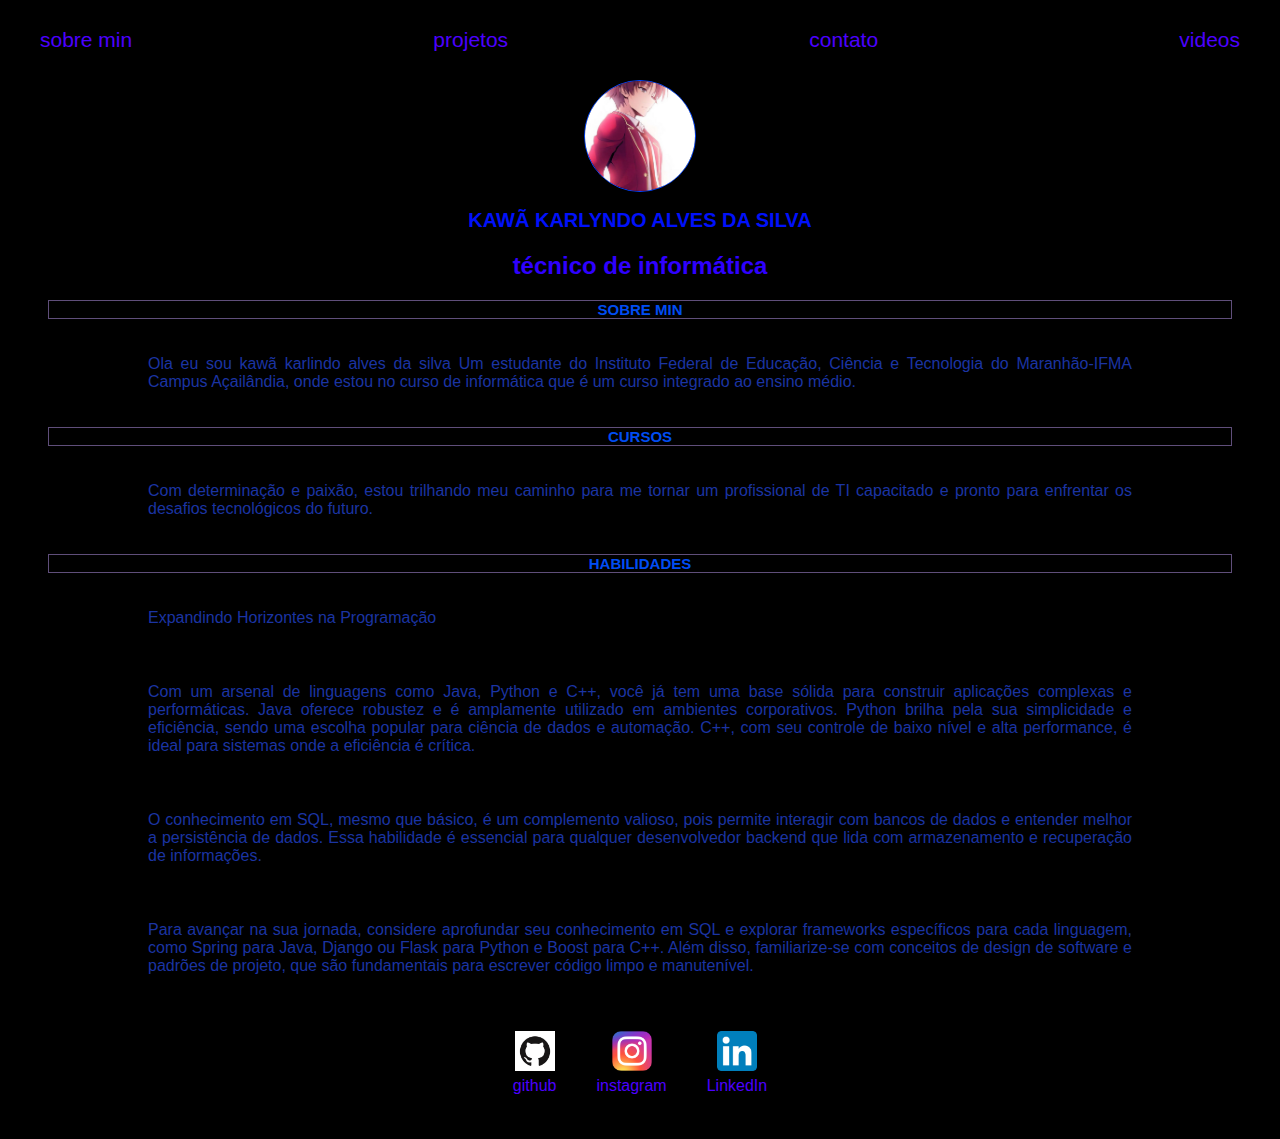
<file: index.html>
<!DOCTYPE html>
<html lang="pt-br">
<head>
    <meta charset="UTF-8">
    <meta name="viewport" content="width=device-width, initial-scale=1.0">
    <title>sobre kawã</title>
    <link rel="stylesheet" href="style.css">
</head>
<body>
    <div class="contener">
      <nav>
      <ul>
        <li>
          <a href="index.html">sobre min</a>
        </li>
        <li>
          <a href="projeto.html">projetos</a>
        </li>
        <li>
          <a href="contato.html">contato</a>
        </li>
          <li>
          <a href="videos.html">videos</a>
        </li>
      </ul>
    </nav>
    <header>
      <div class="center">
        <img src="./img/876666_938x1668.jpg"></img>
      </div>
      <h1>
        <b>kawã karlyndo Alves da Silva</b>
      </h1>
      <h2>técnico de informática</h2>
    </header>
    <main>
      <section>
        <h3>Sobre min</h3>
        <p>
          Ola eu sou kawã karlindo alves da silva Um estudante do Instituto Federal de Educação, Ciência e Tecnologia do Maranhão-IFMA  Campus Açailândia, onde estou no curso de informática que é um curso integrado ao ensino médio.
        </p>
      </section>
      <section>
        <h3>Cursos</h3>
        <p>
          Com determinação e paixão, estou trilhando meu caminho para me tornar um profissional de TI capacitado e pronto para enfrentar os desafios tecnológicos do futuro.
        </p>
      </section>
      <section>
        <h3>habilidades</h3>
        <p id="ui">
          Expandindo Horizontes na Programação
        </p>
        <p>
          Com um arsenal de linguagens como Java, Python e C++, você já tem uma base sólida para construir aplicações complexas e performáticas. Java oferece robustez e é amplamente utilizado em ambientes corporativos. Python brilha pela sua simplicidade e eficiência, sendo uma escolha popular para ciência de dados e automação. C++, com seu controle de baixo nível e alta performance, é ideal para sistemas onde a eficiência é crítica.
        </p>
        <p>
          O conhecimento em SQL, mesmo que básico, é um complemento valioso, pois permite interagir com bancos de dados e entender melhor a persistência de dados. Essa habilidade é essencial para qualquer desenvolvedor backend que lida com armazenamento e recuperação de informações.
        </p>
        <p>
          Para avançar na sua jornada, considere aprofundar seu conhecimento em SQL e explorar frameworks específicos para cada linguagem, como Spring para Java, Django ou Flask para Python e Boost para C++. Além disso, familiarize-se com conceitos de design de software e padrões de projeto, que são fundamentais para escrever código limpo e manutenível.
        </p>
      </section>
    </main>
    <footer>
      <a href="https://github.com/Kawakarlyndo" target="_blank" rel="noopener noreferrer">
        <img src="./img/GitHub-Mark-ea2971cee799.png"></img>
        <p>github</p>
      </a>
      <a href="https://www.instagram.com/godkzimf?igsh=NjFlMzV4bTBuZWc4" target="_blank" rel="noopener noreferrer">
        <img src="./img/Instagram_logo_2016.svg.png"></img>
        <p>instagram</p>
      </a>
      <a href="https://www.linkedin.com/in/kawa-karlyndo-alves-silva-70918a286?utm_source=share&utm_campaign=share_via&utm_content=profile&utm_medium=android_app" target="_blank" rel="noopener noreferrer">
        <img src="./img/2048px-LinkedIn_icon.svg.png"></img>
        <p>LinkedIn</p>
      </a>
    </footer>
    </div>
</body>
</html>
</file>
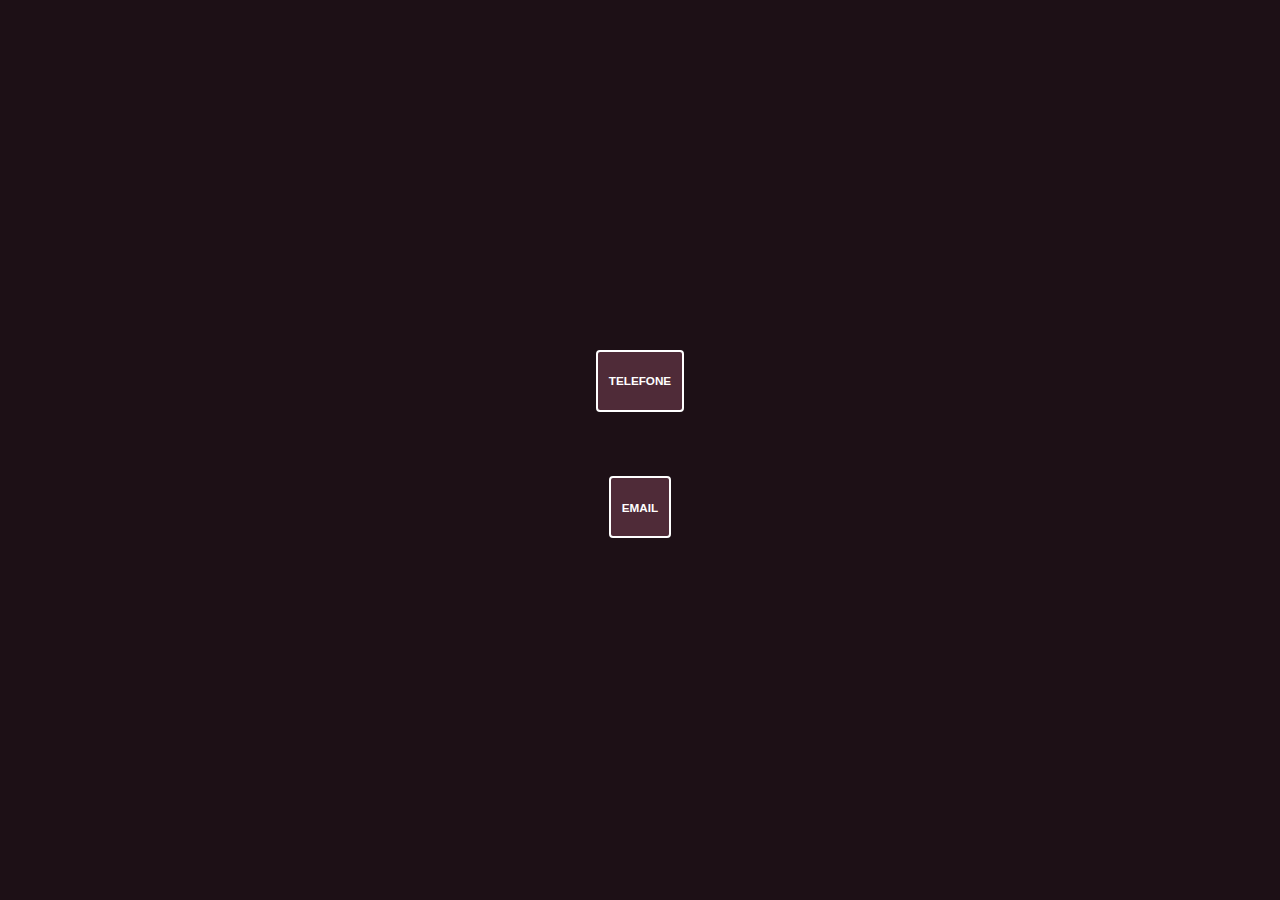
<file: contato.html>
<!DOCTYPE html>
<html lang="en">
<head>
    <meta charset="UTF-8">
    <meta http-equiv="X-UA-Compatible" content="IE=edge">
    <meta name="viewport" content="width=device-width, initial-scale=1.0">
    <title>Contato_ka</title>
    <style>
        body {
            background-color: #1d1016;
            background-size: cover;
            background-repeat: no-repeat;
            text-align: center;
            display: flex;
            flex-direction: column;
            align-items: center;
            justify-content: center;
            height: 100vh;
            margin: 0;
        }
        button {
            width: 100%;
            cursor: pointer;
            padding: 10px;
            background: #4f2b38;
            margin: 8px 0;
            border: 2px solid #ffffff;
            color: #ffffff;
            border-radius: 4px;
            box-sizing: border-box;
            margin-bottom: 20px;
            font-size: 10px;
            transition: all 1s;
        }
        button:hover{
            border-radius: 56px;
        }
        h3{
            text-transform: uppercase;
            font-family:Arial;
            padding: 1px;
        }
    </style>
</head>
<body>
    <a href="https://wa.me/55999123-1207" target="_blank"><button>
      <h3>telefone</h3></h3>
    </button></a>
    <br>
    <br>
    <a href="contatok.html" target="_blank"><button>
      <h3>email</h3>
    </button></a>
</body>
</html>
</file>
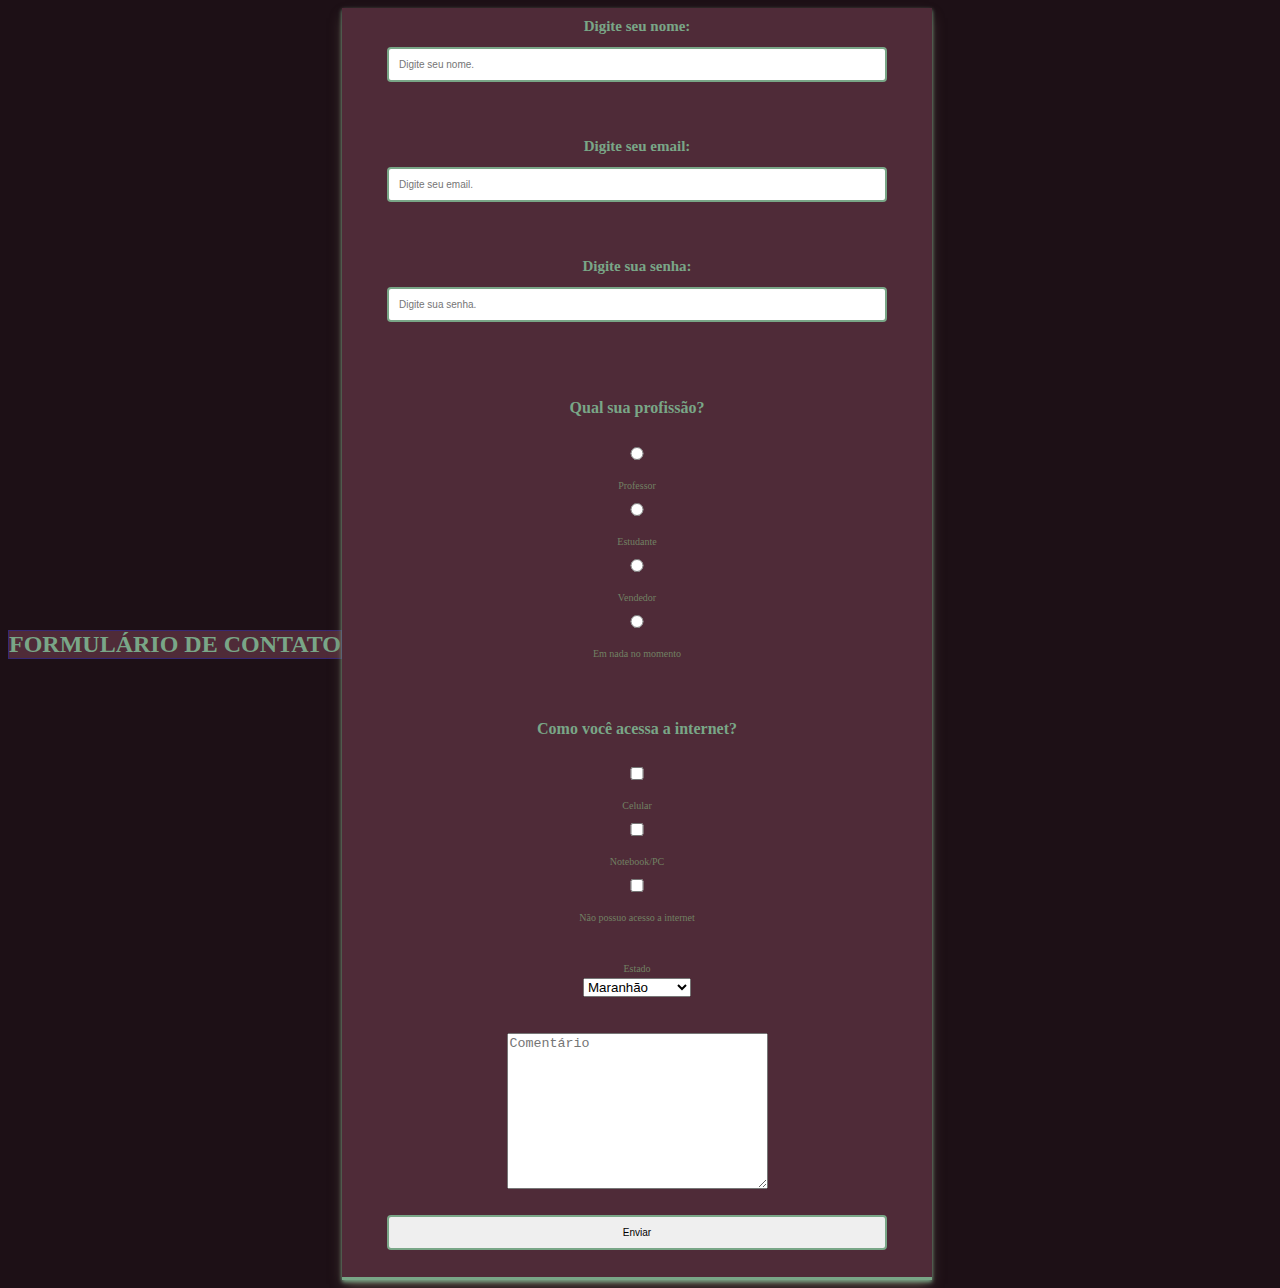
<file: contatok.html>
<!DOCTYPE html>
<html lang="en">
<head>
    <meta charset="UTF-8">
    <meta name="viewport" content="width=device-width, initial-scale=1.0">
    <title>Formulário de Contato</title>
</head>
<style>
    body{
        background-color: #1d1016;
        display: flex;
        align-items: center;
        min-height: center;
    }
    h1{
        color: #67594d;
        text-align: center;
    }
    form h4{
        color: #79a687;
        text-align: center;
    }
    form{
        color: #79a687;
        background-color: #4f2b38;
        display: flex;
        align-items: center;
        justify-content: center;
        flex-direction: column;
        padding: 10px 45px;
        width: 500px;
        box-shadow: #79a687 0px 2px 4px, #67594d 0px 7px 13px -3px, #79a687 0px -3px 0px inset;
    }
    b{
        color: #79a687;
        font-size: 15px;
    }
    a{
        color: #4f2b38;
    }
    coment{
        background-color: black;
    }
    form label{
        font-size: 10px;
        margin-bottom: 4px;
        color: #718063;
    }
    form input{
        width: 100%;
        padding: 10px;
        margin: 8px 0;
        border: 2px solid #79a687;
        border-radius: 4px;
        box-sizing: border-box;
        margin-bottom: 20px;
        font-size: 10px;
        transition: all 0.5s;
    }
    form input:focus{
        border-radius: 16px;
        font-size: 8px;
    }
    form button{
        width: 100%;
        cursor: pointer;
        padding: 10px;
        background: transparent;
        margin: 8px 0;
        border: 2px solid #f70000;
        color: #f71313;
        border-radius: 4px;
        box-sizing: border-box;
        margin-bottom: 20px;
        font-size: 10px;
        transition: all 1s;
    }
    form button:hover{
        background: #4f2b38;
        color: #67594d;
        border-radius: 16px;
    }
    h2{
        text-transform: uppercase;
        background: #4f2b38;
        border: 1px solid #362874;
        color: #79a687;
    }
</style>
<body>
    <h2>Formulário de Contato</h2>
    <form action="https://formsubmit.co/karlyndo.silva@acad.ifma.edu.br" method="POST" enctype="text/plain">
        <label for="name"><b>Digite seu nome:</b></label>
        <input type="text" name="name" id="name" placeholder="Digite seu nome." required>
        <br><br>
        <label for="email"><b>Digite seu email:</b></label>
        <input type="email" name="email" id="email" placeholder="Digite seu email." required>
        <br><br>
        <label for="senha"><b>Digite sua senha:</b></label>
        <input type="password" name="senha" id="senha" placeholder="Digite sua senha." required>
        <br><br>
        <h4>Qual sua profissão?</h4>
        <input type="radio" name="profissao" id="professor" value="Professor">
        <label for="professor">Professor</label>
        <input type="radio" name="profissao" id="estudante" value="Estudante">
        <label for="estudante">Estudante</label>
        <input type="radio" name="profissao" id="vendedor" value="Vendedor">
        <label for="vendedor">Vendedor</label>
        <input type="radio" name="profissao" id="nada" value="Nada">
        <label for="nada">Em nada no momento</label>
        <br><br>
        <h4>Como você acessa a internet?</h4>
        <input type="checkbox" id="celular" name="acessoInternet" value="Celular">
        <label for="celular">Celular</label>
        <input type="checkbox" id="notebook" name="acessoInternet" value="Notebook/PC">
        <label for="notebook">Notebook/PC</label>
        <input type="checkbox" id="semInternet" name="acessoInternet" value="Não possuo acesso a internet">
        <label for="semInternet">Não possuo acesso a internet</label>
        <br><br>
        <label for="estado">Estado</label>
        <select id="estado" name="estado">
            <option value="MA">Maranhão</option>
            <option value="RJ">Rio de Janeiro</option>
            <option value="AC">Acre</option>
        </select>
        <br><br>
        <textarea name="coment" id="coment" cols="30" rows="10" placeholder="Comentário" required></textarea><br>
        <input type="submit" value="Enviar">
    </form>
</body>
</html>
</file>
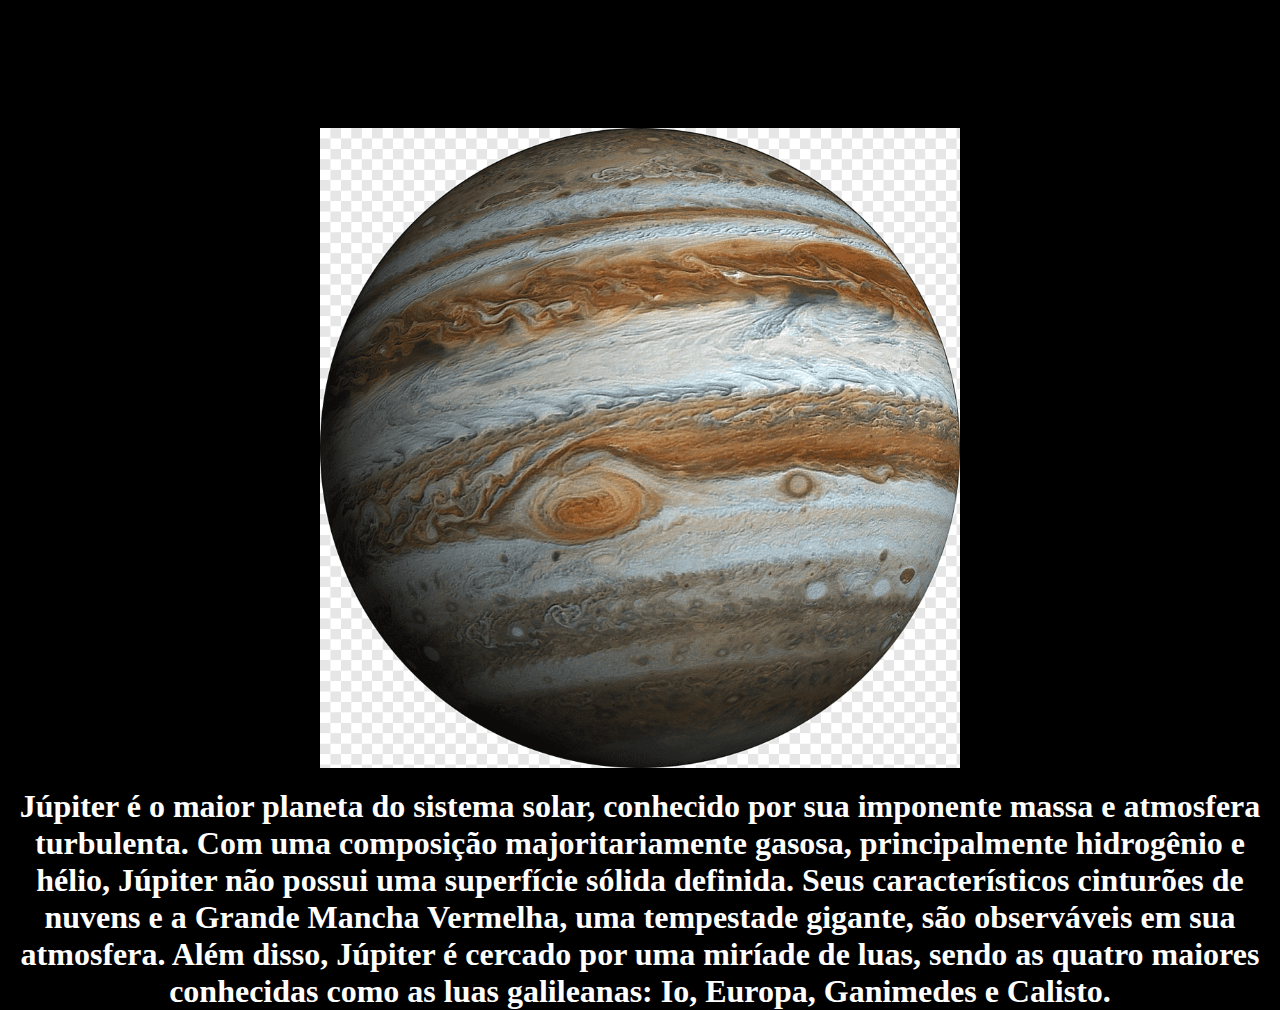
<file: jupiter.html>
<!DOCTYPE html>
<html lang="en">
<head>
    <meta charset="UTF-8">
    <meta name="viewport" content="width=device-width, initial-scale=1.0">
    <title>Página com Imagem e Texto</title>
    <style>
        body {
            background-color: black;
            text-align: center;
            margin: 0;
            padding: 0;
            display: flex;
            flex-direction: column;
            align-items: center;
            justify-content: flex-start;
            height: 100vh;
        }

        img {
            width: 50%;
            margin-top: 10%;
        }

        h1 {
            margin-top: 20px;
            color: white;
        }
    </style>
</head>
<body>
    <img src="./img/png-transparent-jupiter-planet.png" alt="Imagem">
    <h1>Júpiter é o maior planeta do sistema solar, conhecido por sua imponente massa e atmosfera turbulenta. Com uma composição majoritariamente gasosa, principalmente hidrogênio e hélio, Júpiter não possui uma superfície sólida definida. Seus característicos cinturões de nuvens e a Grande Mancha Vermelha, uma tempestade gigante, são observáveis em sua atmosfera. Além disso, Júpiter é cercado por uma miríade de luas, sendo as quatro maiores conhecidas como as luas galileanas: Io, Europa, Ganimedes e Calisto.</h1>
</body>
</html>
</file>
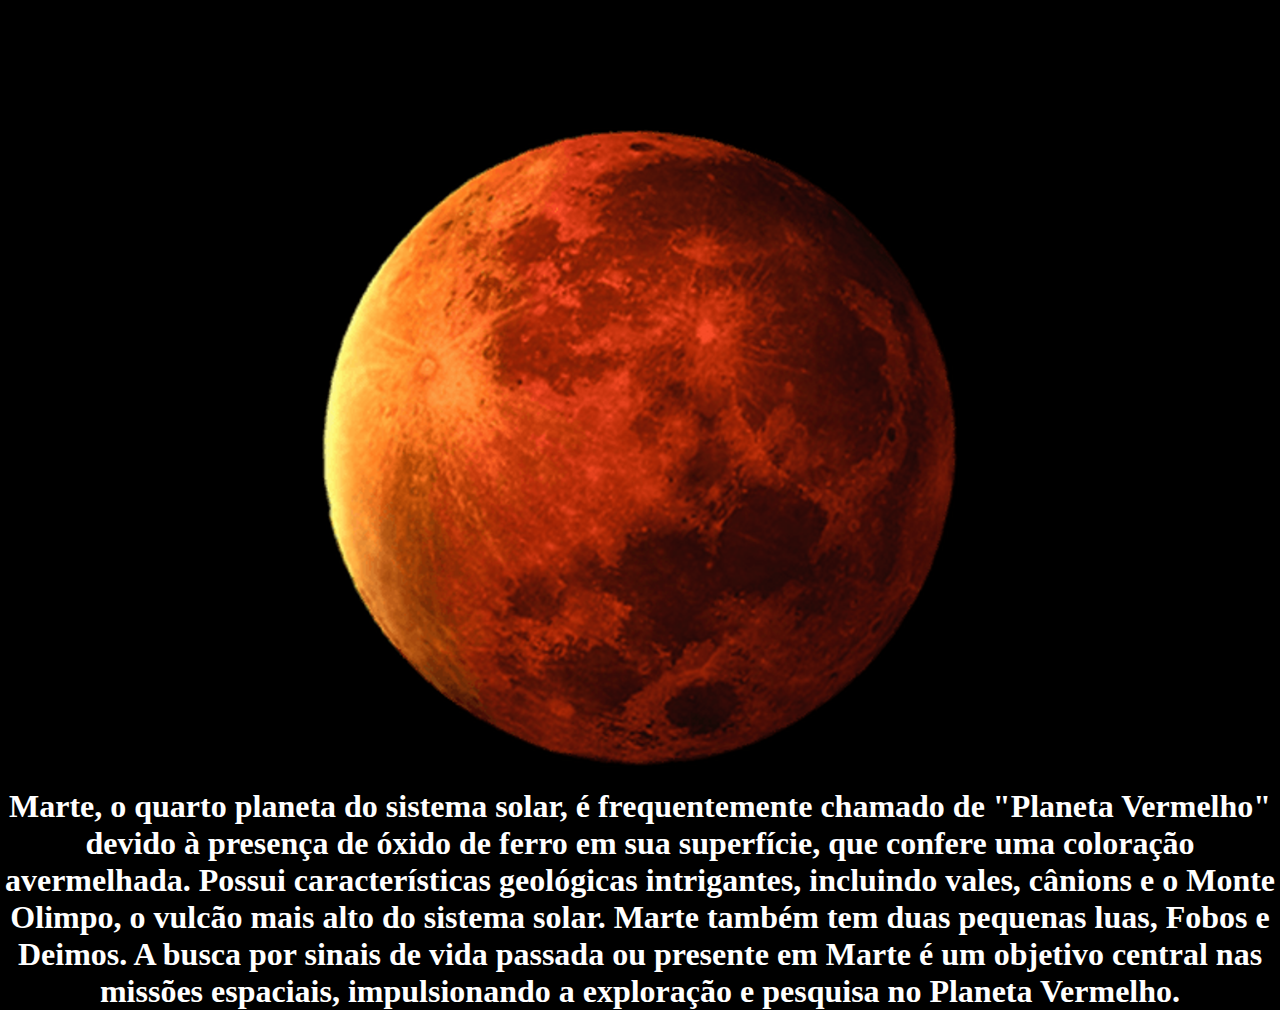
<file: marte.html>
<!DOCTYPE html>
<html lang="en">
<head>
    <meta charset="UTF-8">
    <meta name="viewport" content="width=device-width, initial-scale=1.0">
    <title>Página com Imagem e Texto</title>
    <style>
        body {
            background-color: black;
            text-align: center;
            margin: 0;
            padding: 0;
            display: flex;
            flex-direction: column;
            align-items: center;
            justify-content: flex-start;
            height: 100vh;
        }

        img {
            width: 50%;
            margin-top: 10%;
        }

        h1 {
            margin-top: 20px;
            color: white; 
        }
    </style>
</head>
<body>
    <img src="./img/imagens-de-marte-png-2.png" alt="Imagem">
    <h1>Marte, o quarto planeta do sistema solar, é frequentemente chamado de "Planeta Vermelho" devido à presença de óxido de ferro em sua superfície, que confere uma coloração avermelhada. Possui características geológicas intrigantes, incluindo vales, cânions e o Monte Olimpo, o vulcão mais alto do sistema solar. Marte também tem duas pequenas luas, Fobos e Deimos. A busca por sinais de vida passada ou presente em Marte é um objetivo central nas missões espaciais, impulsionando a exploração e pesquisa no Planeta Vermelho.</h1>
</body>
</html>
</file>
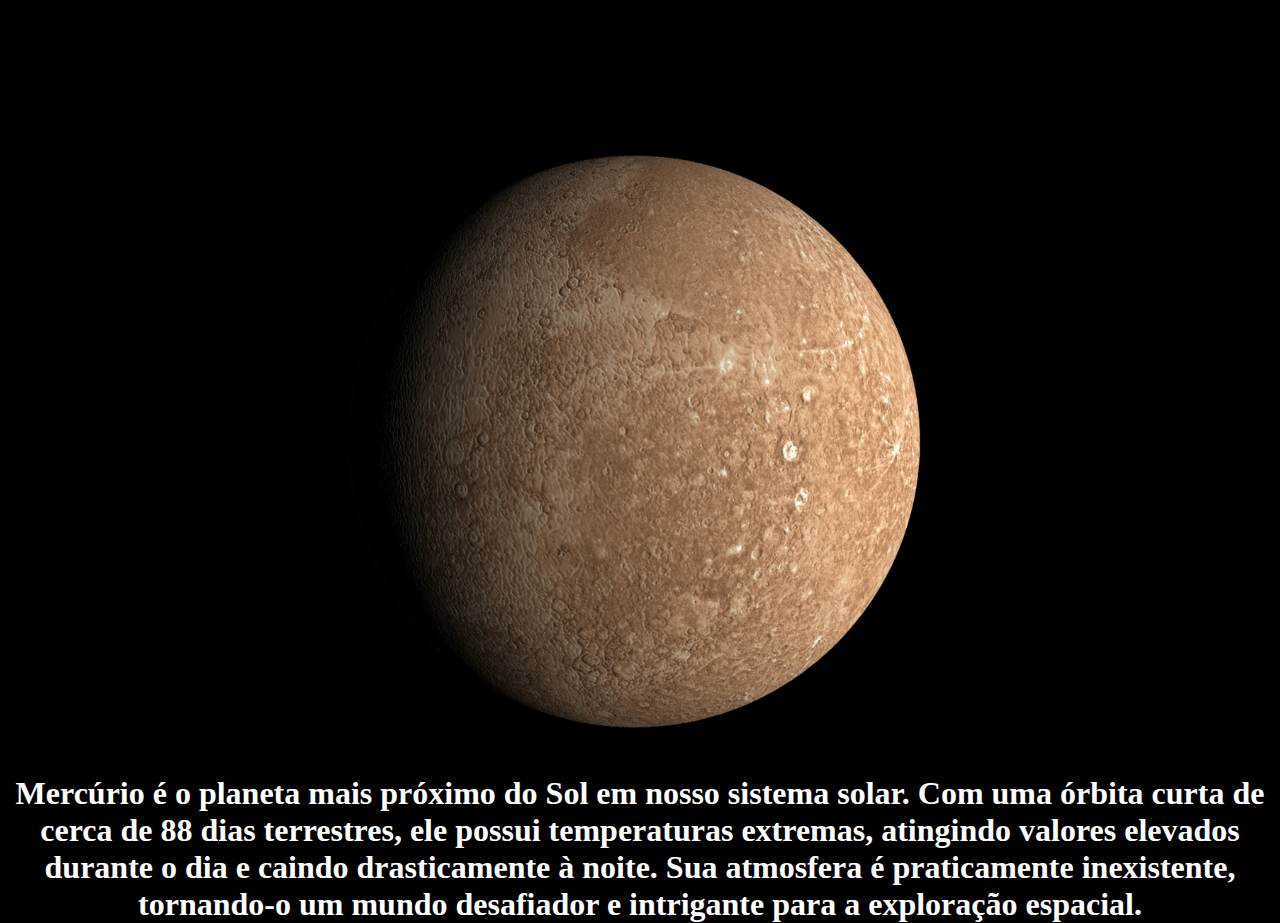
<file: mercurio.html>
<!DOCTYPE html>
<html lang="en">
<head>
    <meta charset="UTF-8">
    <meta name="viewport" content="width=device-width, initial-scale=1.0">
    <title>Página com Imagem e Texto</title>
    <style>
        body {
            background-color: black;
            text-align: center;
            margin: 0;
            padding: 0;
            display: flex;
            flex-direction: column;
            align-items: center;
            justify-content: flex-start;
            height: 100vh;
        }

        img {
            width: 50%;
            margin-top: 10%;
        }

        h1 {
            margin-top: 20px;
            color: white;
        }
    </style>
</head>
<body>
    <img src="./img/580b585b2edbce24c47b2709.png" alt="Imagem">
    <h1>Mercúrio é o planeta mais próximo do Sol em nosso sistema solar. Com uma órbita curta de cerca de 88 dias terrestres, ele possui temperaturas extremas, atingindo valores elevados durante o dia e caindo drasticamente à noite. Sua atmosfera é praticamente inexistente, tornando-o um mundo desafiador e intrigante para a exploração espacial.</h1>
</body>
</html>
</file>
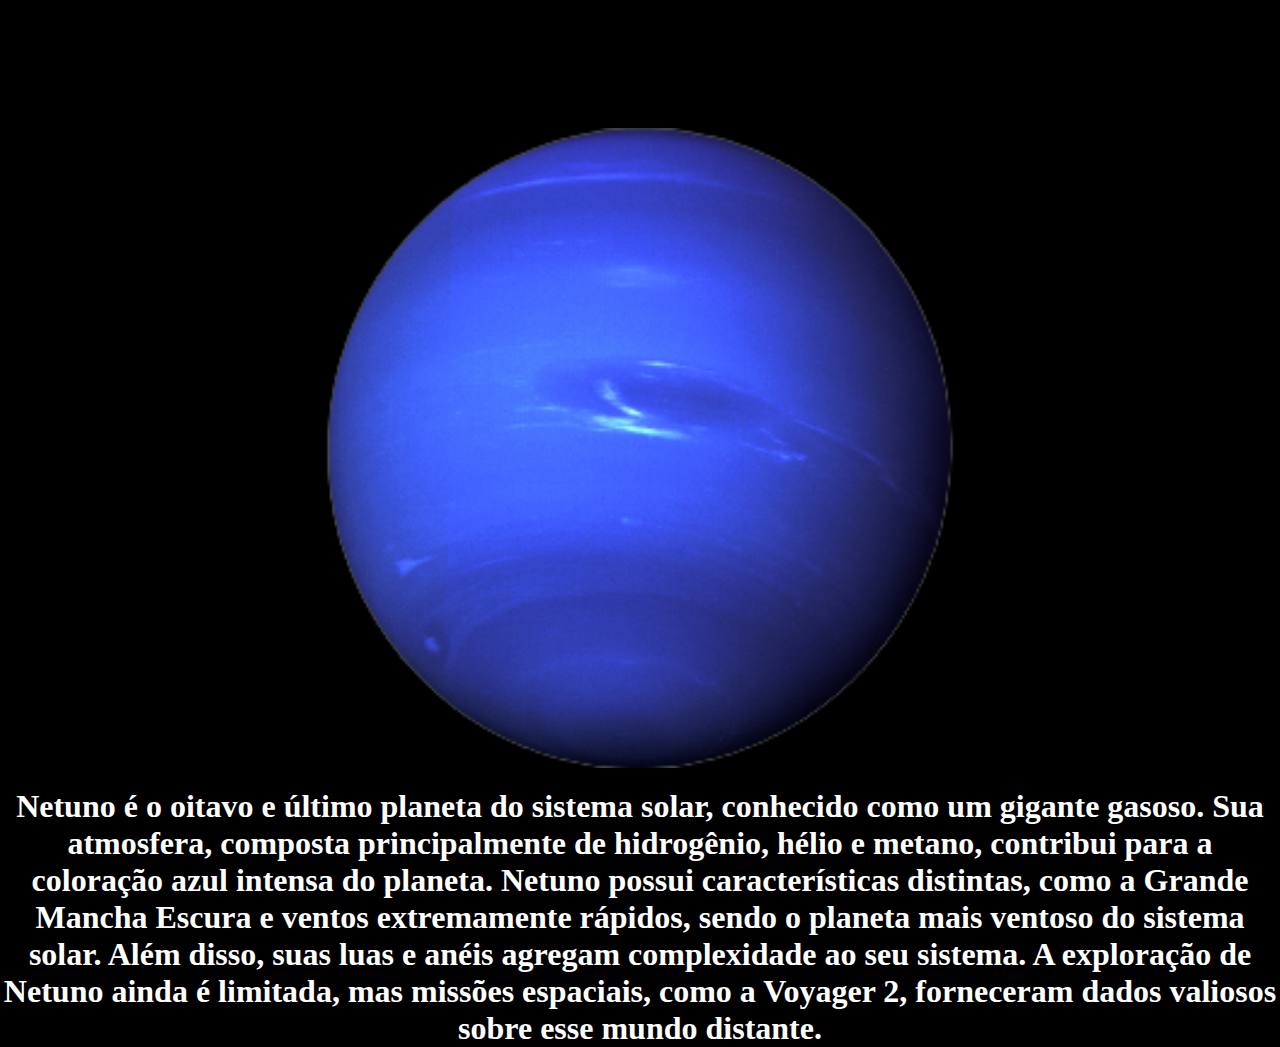
<file: netuno.html>
<!DOCTYPE html>
<html lang="en">
<head>
    <meta charset="UTF-8">
    <meta name="viewport" content="width=device-width, initial-scale=1.0">
    <title>Página com Imagem e Texto</title>
    <style>
        body {
            background-color: black;
            text-align: center;
            margin: 0;
            padding: 0;
            display: flex;
            flex-direction: column;
            align-items: center;
            justify-content: flex-start;
            height: 100vh;
        }

        img {
            width: 50%;
            margin-top: 10%;
        }

        h1 {
            margin-top: 20px;
            color: white;
        }
    </style>
</head>
<body>
    <img src="./img/neptune.png" alt="Imagem">
    <h1>Netuno é o oitavo e último planeta do sistema solar, conhecido como um gigante gasoso. Sua atmosfera, composta principalmente de hidrogênio, hélio e metano, contribui para a coloração azul intensa do planeta. Netuno possui características distintas, como a Grande Mancha Escura e ventos extremamente rápidos, sendo o planeta mais ventoso do sistema solar. Além disso, suas luas e anéis agregam complexidade ao seu sistema. A exploração de Netuno ainda é limitada, mas missões espaciais, como a Voyager 2, forneceram dados valiosos sobre esse mundo distante.</h1>
</body>
</html>
</file>
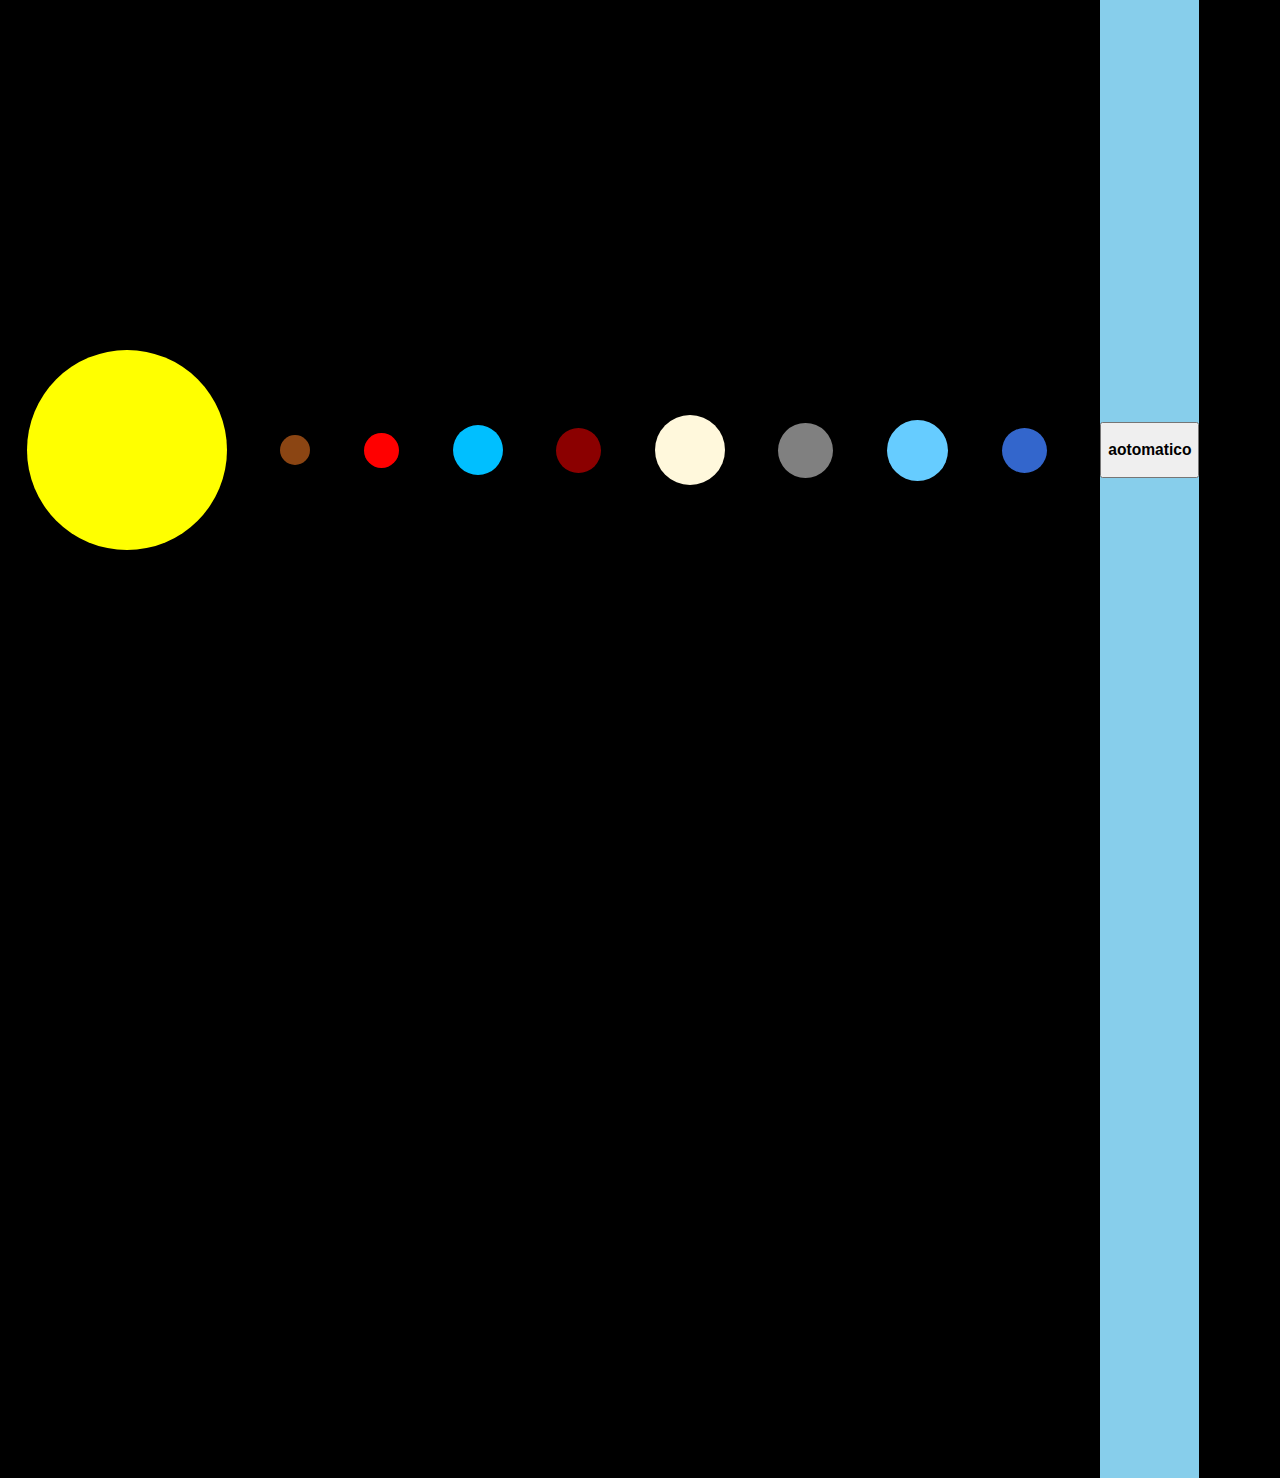
<file: projeto.html>
<!DOCTYPE html>
<html lang="en">
<head>
  <meta charset="UTF-8">
  <meta name="viewport" content="width=device-width, initial-scale=1.0">
  <style>
    body {
      display: flex;
      justify-content: space-around;
      align-items: center;
      height: 100vh;
      background-color: black;
      margin: 0;
    }
    .game {
      padding-top: 1000px;
      padding-block: 1000px;
      padding: 2,5px 50px;
      background-color: skyblue;
    }

    .planet {
      position: relative;
      width: 50px;
      height: 50px;
      border-radius: 50%;
      cursor: pointer;
    }

    #sun {
      width: 200px;
      height: 200px;
      border-radius: 50%;
      background-color: yellow;
    }

    .mercury { background-color: saddlebrown; width: 30px; height: 30px;} /* Amarelo */
    .venus { background-color: red; width: 35px; height: 35px;}   /* Laranja */
    .earth { background-color: deepskyblue; width: 50px; height: 50px;}   /* Azul */
    .mars { background-color: darkred; width: 45px; height: 45px;}    /* Vermelho */
    .jupiter { background-color: cornsilk; width: 70px; height: 70px;} /* Amarelo claro */
    .saturn { background-color: gray; width: 55px; height: 55px;}  /* Dourado */
    .uranus { background-color: #66ccff; width: 61px; height: 61px;}  /* Azul claro */
    .neptune { background-color: #3366cc; width: 45px; height: 45px;} /* Azul escuro */

    a {
      display: block;
      text-align: center;
      color: black;
      text-decoration: none;
      margin-top: 10px;
    }
    h3{
      color: black;
    }
  </style>
  <title>Sistema Solar</title>
</head>
<body>

  <div class="planet" id="sun"></div>

  <div class="planet mercury" onclick="goToPlanet('Mercury')"></div>
  <div class="planet venus" onclick="goToPlanet('Venus')"></div>
  <div class="planet earth" onclick="goToPlanet('Earth')"></div>
  <div class="planet mars" onclick="goToPlanet('Mars')"></div>
  <div class="planet jupiter" onclick="goToPlanet('Jupiter')"></div>
  <div class="planet saturn" onclick="goToPlanet('Saturn')"></div>
  <div class="planet uranus" onclick="goToPlanet('Uranus')"></div>
  <div class="planet neptune" onclick="goToPlanet('Neptune')"></div>
  <div class="game butao" onclick="goToGame('butao')">
    <button><h3>aotomatico</h3></button>
  </div>

  <a href="#" id="planetLink" onclick="goToPlanet('Sol')"></a>

  <script>
    function goToPlanet(planet) {
      var planetLink = document.getElementById('planetLink');
      planetLink.innerText = planet;

      switch (planet) {
        case 'Mercury':
          window.location.href = 'mercurio.html';
          break;
        case 'Venus':
          window.location.href = 'venus.html';
          break;
        case 'Earth':
          window.location.href = 'terra.html';
          break;
        case 'Mars':
          window.location.href = 'marte.html';
          break;
        case 'Jupiter':
          window.location.href = 'jupiter.html';
          break;
        case 'Saturn':
          window.location.href = 'saturno.html';
          break;
        case 'Uranus':
          window.location.href = 'urano.html';
          break;
        case 'Neptune':
          window.location.href = 'netuno.html';
          break;
      }
    }

    function goToGame(game) {
      switch (game) {
        case 'butao':
          window.location.href = 'novoplanet.html'; // Substitua 'link_butao' pelo caminho desejado
          break;
      }
    }
  </script>

</body>
</html>
</file>
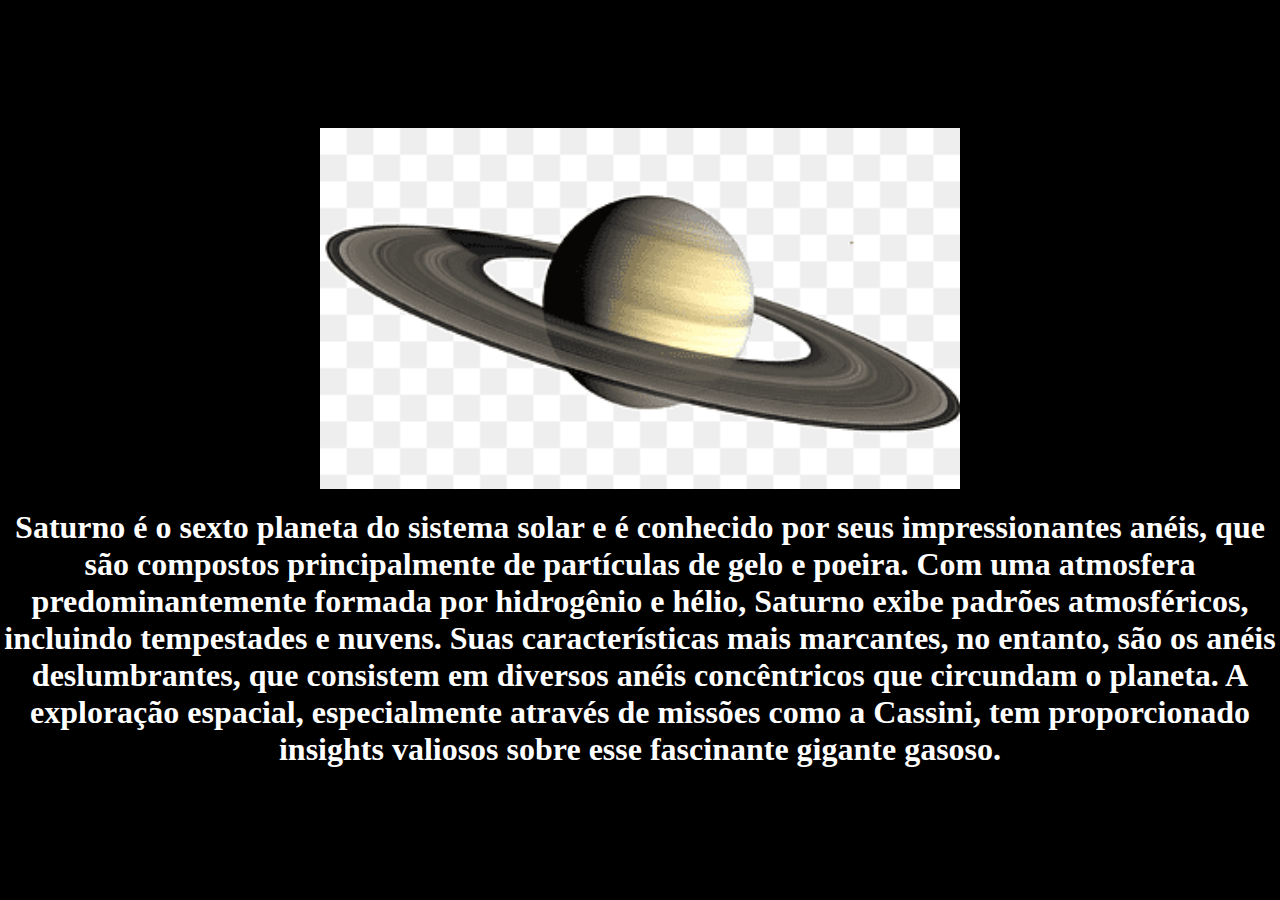
<file: saturno.html>
<!DOCTYPE html>
<html lang="en">
<head>
    <meta charset="UTF-8">
    <meta name="viewport" content="width=device-width, initial-scale=1.0">
    <title>Página com Imagem e Texto</title>
    <style>
        body {
            background-color: black;
            text-align: center;
            margin: 0;
            padding: 0;
            display: flex;
            flex-direction: column;
            align-items: center;
            justify-content: flex-start;
            height: 100vh;
        }

        img {
            width: 50%;
            margin-top: 10%;
        }

        h1 {
            margin-top: 20px;
            color: white;
        }
    </style>
</head>
<body>
    <img src="./img/png-transparent-saturn-others-miscellaneous-wikimedia-commons-saturn-thumbnail.png" alt="Imagem">
    <h1>Saturno é o sexto planeta do sistema solar e é conhecido por seus impressionantes anéis, que são compostos principalmente de partículas de gelo e poeira. Com uma atmosfera predominantemente formada por hidrogênio e hélio, Saturno exibe padrões atmosféricos, incluindo tempestades e nuvens. Suas características mais marcantes, no entanto, são os anéis deslumbrantes, que consistem em diversos anéis concêntricos que circundam o planeta. A exploração espacial, especialmente através de missões como a Cassini, tem proporcionado insights valiosos sobre esse fascinante gigante gasoso.</h1>
</body>
</html>
</file>
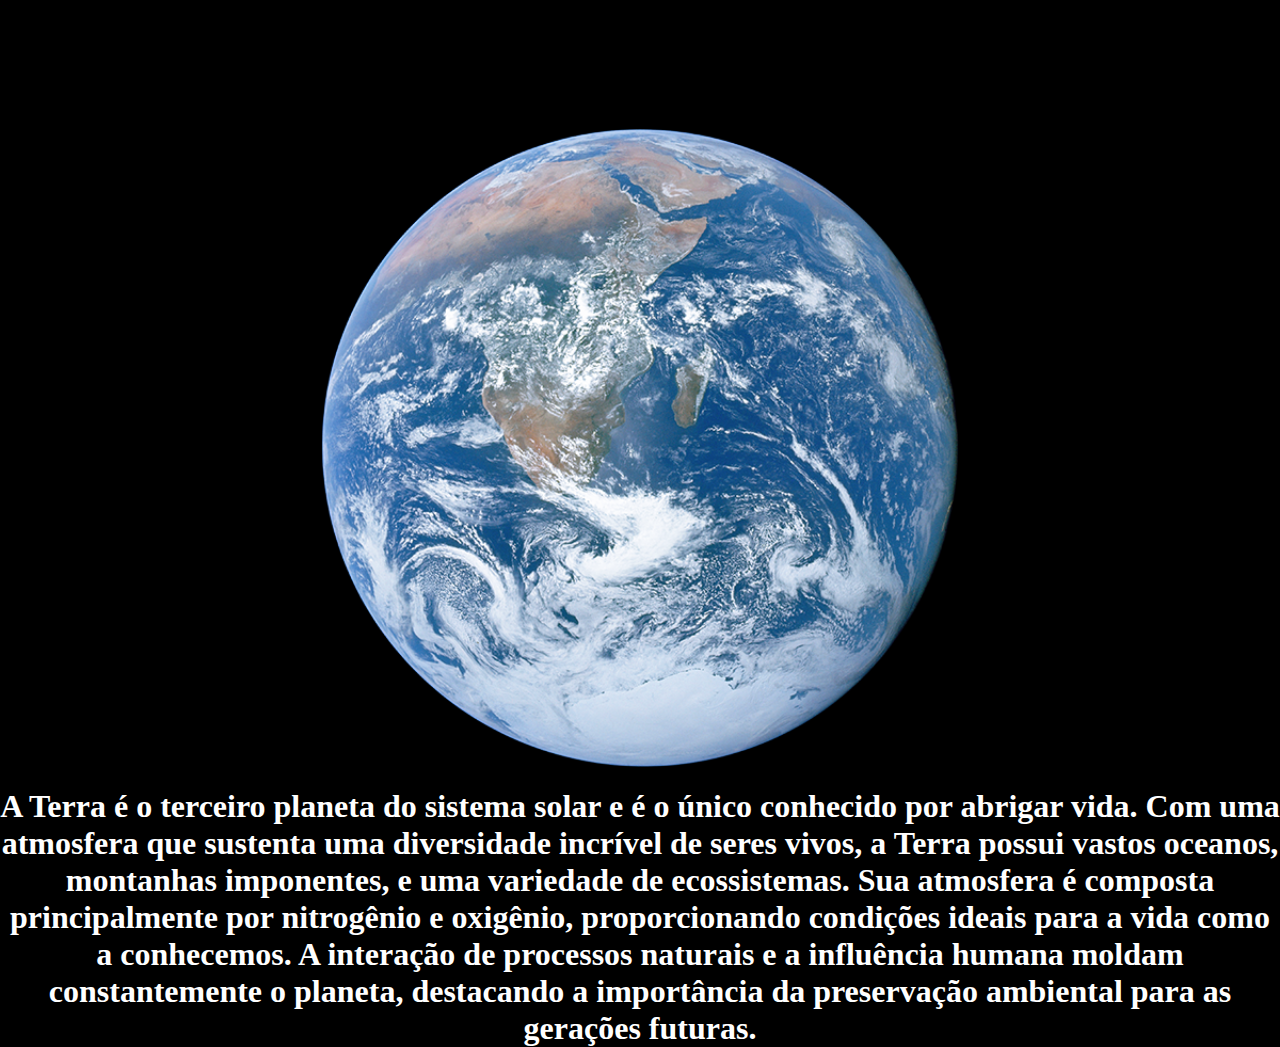
<file: terra.html>
<!DOCTYPE html>
<html lang="en">
<head>
    <meta charset="UTF-8">
    <meta name="viewport" content="width=device-width, initial-scale=1.0">
    <title>Página com Imagem e Texto</title>
    <style>
        body {
            background-color: black;
            text-align: center;
            margin: 0;
            padding: 0;
            display: flex;
            flex-direction: column;
            align-items: center;
            justify-content: flex-start;
            height: 100vh;
        }

        img {
            width: 50%;
            margin-top: 10%;
        }

        h1 {
            margin-top: 20px;
            color: white;
        }
    </style>
</head>
<body>
    <img src="./img/Terra.png" alt="Imagem">
    <h1>A Terra é o terceiro planeta do sistema solar e é o único conhecido por abrigar vida. Com uma atmosfera que sustenta uma diversidade incrível de seres vivos, a Terra possui vastos oceanos, montanhas imponentes, e uma variedade de ecossistemas. Sua atmosfera é composta principalmente por nitrogênio e oxigênio, proporcionando condições ideais para a vida como a conhecemos. A interação de processos naturais e a influência humana moldam constantemente o planeta, destacando a importância da preservação ambiental para as gerações futuras.</h1>
</body>
</html>
</file>
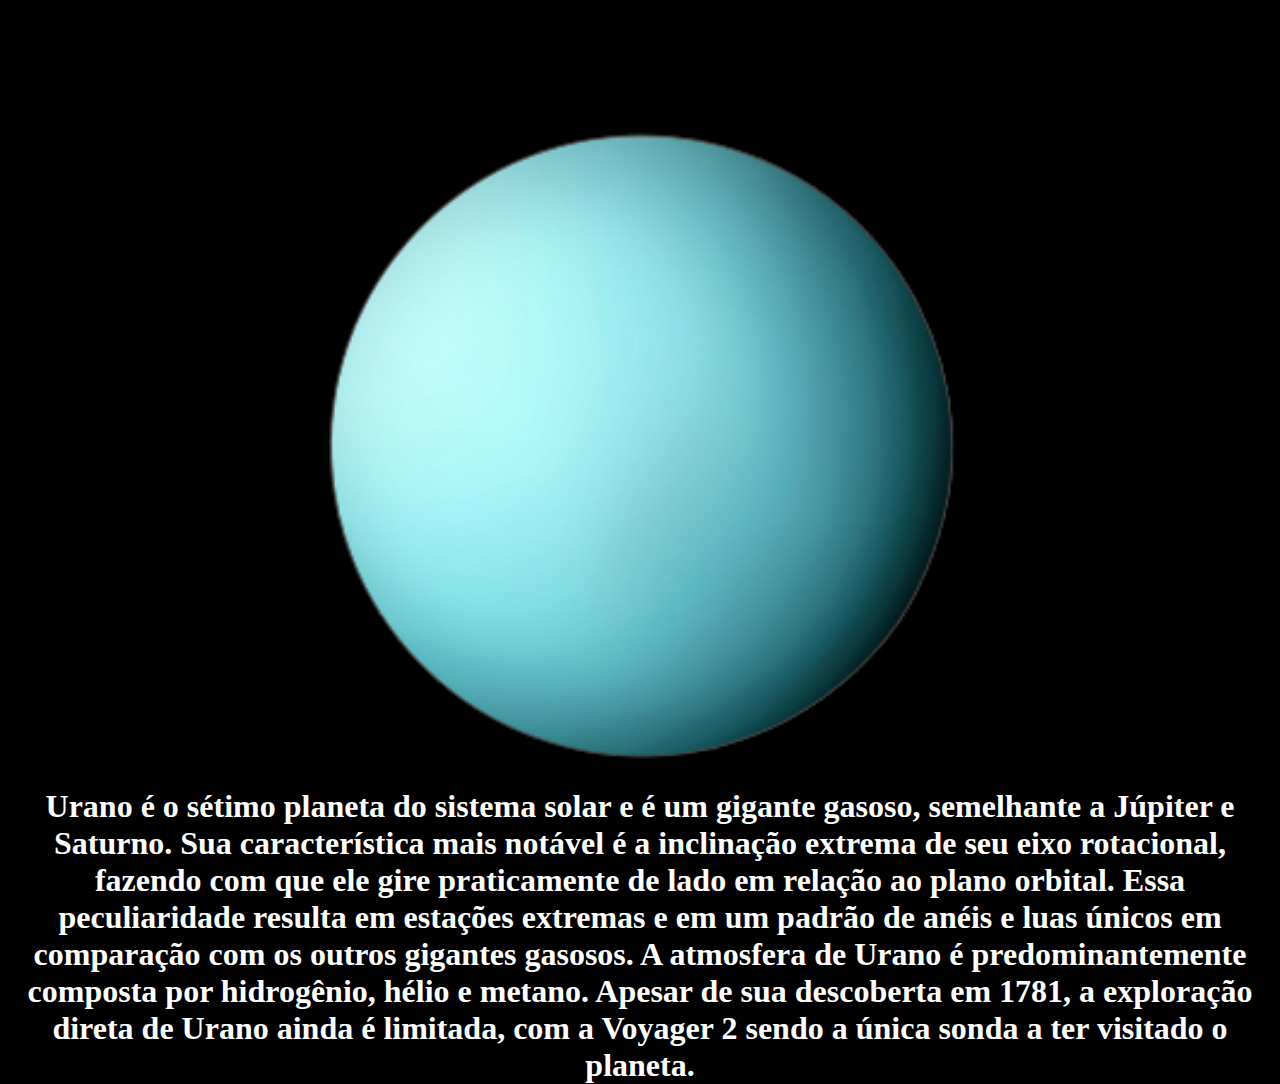
<file: urano.html>
<!DOCTYPE html>
<html lang="en">
<head>
    <meta charset="UTF-8">
    <meta name="viewport" content="width=device-width, initial-scale=1.0">
    <title>Página com Imagem e Texto</title>
    <style>
        body {
            background-color: black;
            text-align: center;
            margin: 0;
            padding: 0;
            display: flex;
            flex-direction: column;
            align-items: center;
            justify-content: flex-start;
            height: 100vh;
        }

        img {
            width: 50%;
            margin-top: 10%;
        }

        h1 {
            margin-top: 20px;
            color: white;
        }
    </style>
</head>
<body>
    <img src="./img/uranus.png" alt="Imagem">
    <h1>Urano é o sétimo planeta do sistema solar e é um gigante gasoso, semelhante a Júpiter e Saturno. Sua característica mais notável é a inclinação extrema de seu eixo rotacional, fazendo com que ele gire praticamente de lado em relação ao plano orbital. Essa peculiaridade resulta em estações extremas e em um padrão de anéis e luas únicos em comparação com os outros gigantes gasosos. A atmosfera de Urano é predominantemente composta por hidrogênio, hélio e metano. Apesar de sua descoberta em 1781, a exploração direta de Urano ainda é limitada, com a Voyager 2 sendo a única sonda a ter visitado o planeta.</h1>
</body>
</html>
</file>
<file: style.css>
body {
    color: #1b34a3;
    background-color: #000000;
    background-size: cover;
    background-repeat: no-repeat;
    font-family:Arial;
    }

ul {
    display:flex;
    justify-content:space-between;
    list-style-type:none;
    align-items: center;
    padding: 10px;
    text-align: center;
    border: 2px solid #000000;
    background-color: #000000;
    }

a {
    color: #4c00ff;
    text-decoration:none;
    }

    header img{
    width:110px;
    height: 110px;
    border-radius: 50%;
    border: 1px solid #0044ff;
    }

.center {
    text-align: center;
    }

h1{
    color: #0011fa;
    text-align: center;
    text-transform: uppercase;
    font-size: 20px;
    }

h2{
    color: #2f00ff;
    text-align: center;
    text-transform: lowercase;
    }

h3{
        color: #004df3;
        text-align: center;
        text-transform: uppercase;
        font-size: 15px;
        border: 1px solid #5f4e7a;
    }

section p{
        text-align: justify;
        padding: 20px;
        padding-left: 100px;
        padding-right: 100px;
    }

footer img{
    width: 40px;
    height: 40px;
    }

footer{
    display: flex;
    justify-content: center;
    }

footer a{
    margin: 20px;
    text-align: center;
    }

footer p{
    margin-top:2px;
    }

.contener{
    padding: 0px 20px;
    }

nav a:hover{
    color: #1613d1;
    font-size: 20px;
    }
section{
    padding: 0px 20px;  
    }
li a{
      font-size: 21px;
    }
</file>
